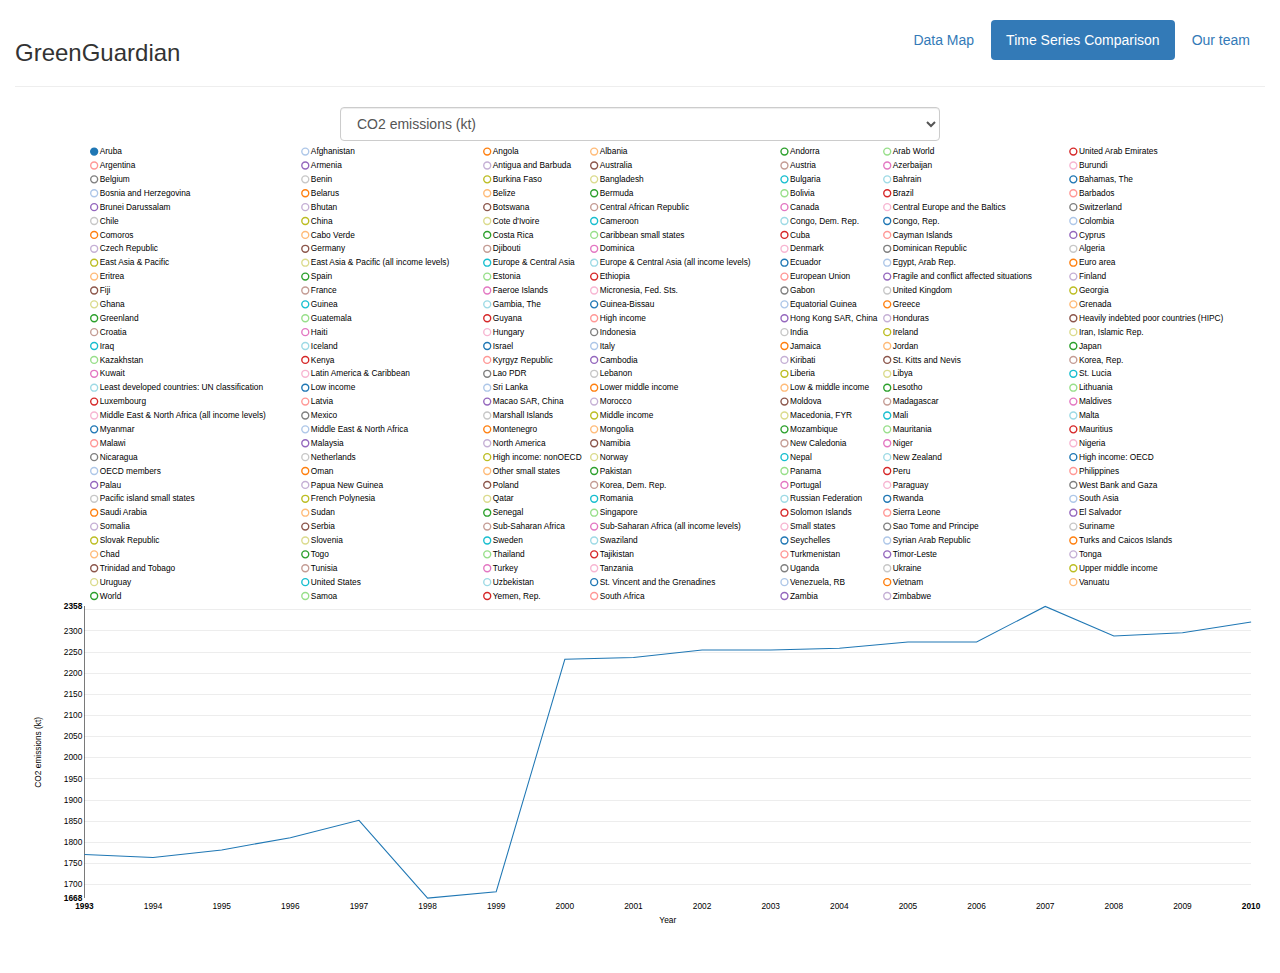
<file: line.html>
<!DOCTYPE html>
<html>
<meta charset="utf-8">

<link href="css/nv.d3.css" rel="stylesheet" type="text/css">
<link href="css/bootstrap.min.css" rel="stylesheet"/>
<link href="css/bootstrap-theme.min.css" rel="stylesheet"/>
<style>
    body {
				padding-top: 20px;
        padding-bottom: 40px;
    }
    text {
        font: 12px sans-serif;
    }

    svg {
        display: block;
    }
</style>
<body>
		<div class="container-fluid">
				<ul class="nav nav-pills pull-right">
				<li><a href="index.html">Data Map</a></li>
				<li class="active"><a href="#">Time Series Comparison</a></li>
				<li><a href="team.html">Our team</a></li>
			</ul>
			<h3>GreenGuardian</h3>
			<hr>
				<div style="margin: 0 auto;width: 600px">
						<select class="form-control" id="indicator" >
								<option value="kt">CO2 emissions (kt)</option>
								<option value="mt">CO2 emissions (metric tons per capita)</option>
								<option value="tm">Terrestrial and marine protected areas (% of total territorial area)</option>
								<option value="fa">Forest Area (% of land area)</option>
								<option value="eo">Electricity production from oil, gas and coal sources (% of total)</option>
								<option value="er">Electricity production from renewable sources, excluding hydroelectric (% of total)</option>
								<option value="nr">Total natural resources rents (% of GDP)</option>
						</select>
				</div>
    <script src="js/d3.v3.js"></script>
    <script src="js/nv.d3.js"></script>
    <script src="js/jquery-2.0.3.min.js"></script>
		<script src="js/line.js"></script>
    <div id="chart1" class='with-transitions'>
        <svg></svg>
    </div>
				</div>
</body>
</html>
</file>
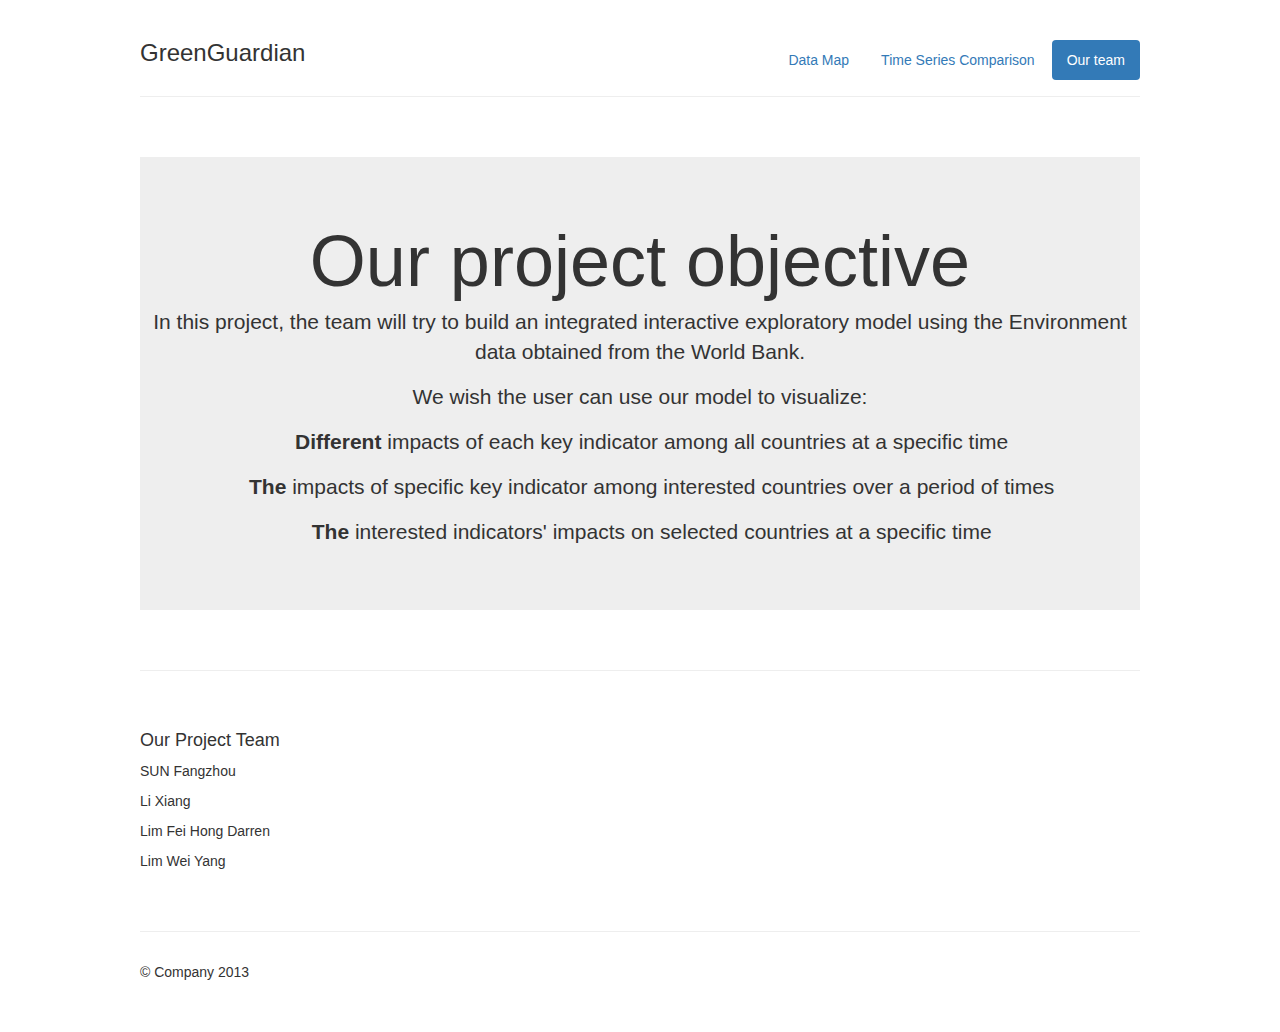
<file: team.html>
<!DOCTYPE html>
<html lang="en">
  <head>
    <meta charset="utf-8">
    <title>Template &middot; Bootstrap</title>
    <meta name="viewport" content="width=device-width, initial-scale=1.0">
    <meta name="description" content="">
    <meta name="author" content="">

    <!-- Le styles -->
    <link href="css/bootstrap.min.css" rel="stylesheet">
    <link href="css/bootstrap-theme.min.css" rel="stylesheet">
    <style type="text/css">
      body {
        padding-top: 20px;
        padding-bottom: 40px;
      }

      /* Custom container */
      .container-narrow {
        margin: 0 auto;
        max-width: 1000px;
      }
      .container-narrow > hr {
        margin: 30px 0;
      }

      /* Main marketing message and sign up button */
      .jumbotron {
        margin: 60px 0;
        text-align: center;
      }
      .jumbotron h1 {
        font-size: 72px;
        line-height: 1;
      }
      .jumbotron .btn {
        font-size: 21px;
        padding: 14px 24px;
      }

      /* Supporting marketing content */
      .marketing {
        margin: 60px 0;
      }
      .marketing p + h4 {
        margin-top: 28px;
      }
    </style>

   
  </head>

  <body>

    <div class="container-narrow">

      <div class="masthead">
        <ul class="nav nav-pills pull-right">
          <li ><a href="index.html">Data Map</a></li>
		<li><a href="line.html">Time Series Comparison</a></li>
          <li class="active"><a href="#">Our team</a></li>
        </ul>
        <h3 class="muted">GreenGuardian</h3>
      </div>

      <hr>

      <div class="jumbotron">
        <h1>Our project objective</h1>
        <p>
					In this project, the team will try to build an integrated interactive exploratory model using the Environment data obtained from the World Bank.
					</p>
								<p>We wish the user can use our model to visualize:</p>

								<p>&nbsp;&nbsp;&nbsp;&nbsp;<b>Different</b> impacts of each key indicator among all countries at a specific time</p>
								<p>&nbsp;&nbsp;&nbsp;&nbsp;<b>The</b> impacts of specific key indicator among interested countries over a period of times</p>
								<p>&nbsp;&nbsp;&nbsp;&nbsp;<b>The</b> interested indicators' impacts on selected countries at a specific time</p>

      </div>

      <hr>

      <div class="row-fluid marketing">
        <div class="span6">
          <h4>Our Project Team</h4>
            <p>SUN Fangzhou</p>
			<p>Li Xiang</p>
			<p>Lim Fei Hong Darren </p>
			<p>Lim Wei Yang</p>
          </div>
      </div>

      <hr>

      <div class="footer">
        <p>&copy; Company 2013</p>
      </div>

    </div> <!-- /container -->

  </body>
</html>
</file>
<file: css/nv.d3.css>
.nv-x .tick line { display: none; }

/********************
 * HTML CSS
 */


.chartWrap {
  margin: 0;
  padding: 0;
  overflow: hidden;
}

/********************
  Box shadow and border radius styling
*/
.nvtooltip.with-3d-shadow, .with-3d-shadow .nvtooltip {
  -moz-box-shadow: 0 5px 10px rgba(0,0,0,.2);
  -webkit-box-shadow: 0 5px 10px rgba(0,0,0,.2);
  box-shadow: 0 5px 10px rgba(0,0,0,.2);

  -webkit-border-radius: 6px;
  -moz-border-radius: 6px;
  border-radius: 6px;
}

/********************
 * TOOLTIP CSS
 */

.nvtooltip {
  position: absolute;
  background-color: rgba(255,255,255,1.0);
  padding: 1px;
  border: 1px solid rgba(0,0,0,.2);
  z-index: 10000;

  font-family: Arial;
  font-size: 13px;
  text-align: left;
  pointer-events: none;

  white-space: nowrap;

  -webkit-touch-callout: none;
  -webkit-user-select: none;
  -khtml-user-select: none;
  -moz-user-select: none;
  -ms-user-select: none;
  user-select: none;
}

/*Give tooltips that old fade in transition by
    putting a "with-transitions" class on the container div.
*/
.nvtooltip.with-transitions, .with-transitions .nvtooltip {
  transition: opacity 250ms linear;
  -moz-transition: opacity 250ms linear;
  -webkit-transition: opacity 250ms linear;

  transition-delay: 250ms;
  -moz-transition-delay: 250ms;
  -webkit-transition-delay: 250ms;
}

.nvtooltip.x-nvtooltip,
.nvtooltip.y-nvtooltip {
  padding: 8px;
}

.nvtooltip h3 {
  margin: 0;
  padding: 4px 14px;
  line-height: 18px;
  font-weight: normal;
  background-color: rgba(247,247,247,0.75);
  text-align: center;

  border-bottom: 1px solid #ebebeb;

  -webkit-border-radius: 5px 5px 0 0;
  -moz-border-radius: 5px 5px 0 0;
  border-radius: 5px 5px 0 0;
}

.nvtooltip p {
  margin: 0;
  padding: 5px 14px;
  text-align: center;
}

.nvtooltip span {
  display: inline-block;
  margin: 2px 0;
}

.nvtooltip table {
  margin: 6px;
  border-spacing:0;
}


.nvtooltip table td {
  padding: 2px 9px 2px 0;
  vertical-align: middle;
}

.nvtooltip table td.key {
  font-weight:normal;
}
.nvtooltip table td.value {
  text-align: right;
  font-weight: bold;
}

.nvtooltip table tr.highlight td {
  padding: 1px 9px 1px 0;
  border-bottom-style: solid;
  border-bottom-width: 1px;
  border-top-style: solid;
  border-top-width: 1px;
}

.nvtooltip table td.legend-color-guide div {
  width: 8px;
  height: 8px;
  vertical-align: middle;
}

.nvtooltip .footer {
  padding: 3px;
  text-align: center;
}


.nvtooltip-pending-removal {
  position: absolute;
  pointer-events: none;
}


/********************
 * SVG CSS
 */


svg {
  -webkit-touch-callout: none;
  -webkit-user-select: none;
  -khtml-user-select: none;
  -moz-user-select: none;
  -ms-user-select: none;
  user-select: none;
  /* Trying to get SVG to act like a greedy block in all browsers */
  display: block;
  width:100%;
  height:100%;
}


svg text {
  font: normal 12px Arial;
}

svg .title {
 font: bold 14px Arial;
}

.nvd3 .nv-background {
  fill: white;
  fill-opacity: 0;
  /*
  pointer-events: none;
  */
}

.nvd3.nv-noData {
  font-size: 18px;
  font-weight: bold;
}


/**********
*  Brush
*/

.nv-brush .extent {
  fill-opacity: .125;
  shape-rendering: crispEdges;
}

/**********
*  Legend
*/

.nvd3 .nv-legend .nv-series {
  cursor: pointer;
}

.nvd3 .nv-legend .disabled circle {
  fill-opacity: 0;
}



/**********
*  Axes
*/
.nvd3 .nv-axis {
  pointer-events:none;
}

.nvd3 .nv-axis path {
  fill: none;
  stroke: #000;
  stroke-opacity: .75;
  shape-rendering: crispEdges;
}

.nvd3 .nv-axis path.domain {
  stroke-opacity: .75;
}

.nvd3 .nv-axis.nv-x path.domain {
  stroke-opacity: 0;
}

.nvd3 .nv-axis line {
  fill: none;
  stroke: #e5e5e5;
  shape-rendering: crispEdges;
}

.nvd3 .nv-axis .zero line,
/*this selector may not be necessary*/ .nvd3 .nv-axis line.zero {
  stroke-opacity: .75;
}

.nvd3 .nv-axis .nv-axisMaxMin text {
  font-weight: bold;
}

.nvd3 .x  .nv-axis .nv-axisMaxMin text,
.nvd3 .x2 .nv-axis .nv-axisMaxMin text,
.nvd3 .x3 .nv-axis .nv-axisMaxMin text {
  text-anchor: middle
}



/**********
*  Brush
*/

.nv-brush .resize path {
  fill: #eee;
  stroke: #666;
}



/**********
*  Bars
*/

.nvd3 .nv-bars .negative rect {
    zfill: brown;
}

.nvd3 .nv-bars rect {
  zfill: steelblue;
  fill-opacity: .75;

  transition: fill-opacity 250ms linear;
  -moz-transition: fill-opacity 250ms linear;
  -webkit-transition: fill-opacity 250ms linear;
}

.nvd3 .nv-bars rect.hover {
  fill-opacity: 1;
}

.nvd3 .nv-bars .hover rect {
  fill: lightblue;
}

.nvd3 .nv-bars text {
  fill: rgba(0,0,0,0);
}

.nvd3 .nv-bars .hover text {
  fill: rgba(0,0,0,1);
}


/**********
*  Bars
*/

.nvd3 .nv-multibar .nv-groups rect,
.nvd3 .nv-multibarHorizontal .nv-groups rect,
.nvd3 .nv-discretebar .nv-groups rect {
  stroke-opacity: 0;

  transition: fill-opacity 250ms linear;
  -moz-transition: fill-opacity 250ms linear;
  -webkit-transition: fill-opacity 250ms linear;
}

.nvd3 .nv-multibar .nv-groups rect:hover,
.nvd3 .nv-multibarHorizontal .nv-groups rect:hover,
.nvd3 .nv-discretebar .nv-groups rect:hover {
  fill-opacity: 1;
}

.nvd3 .nv-discretebar .nv-groups text,
.nvd3 .nv-multibarHorizontal .nv-groups text {
  font-weight: bold;
  fill: rgba(0,0,0,1);
  stroke: rgba(0,0,0,0);
}

/***********
*  Pie Chart
*/

.nvd3.nv-pie path {
  stroke-opacity: 0;
  transition: fill-opacity 250ms linear, stroke-width 250ms linear, stroke-opacity 250ms linear;
  -moz-transition: fill-opacity 250ms linear, stroke-width 250ms linear, stroke-opacity 250ms linear;
  -webkit-transition: fill-opacity 250ms linear, stroke-width 250ms linear, stroke-opacity 250ms linear;

}

.nvd3.nv-pie .nv-slice text {
  stroke: #000;
  stroke-width: 0;
}

.nvd3.nv-pie path {
  stroke: #fff;
  stroke-width: 1px;
  stroke-opacity: 1;
}

.nvd3.nv-pie .hover path {
  fill-opacity: .7;
}
.nvd3.nv-pie .nv-label {
  pointer-events: none;
}
.nvd3.nv-pie .nv-label rect {
  fill-opacity: 0;
  stroke-opacity: 0;
}

/**********
* Lines
*/

.nvd3 .nv-groups path.nv-line {
  fill: none;
  stroke-width: 1.5px;
  /*
  stroke-linecap: round;
  shape-rendering: geometricPrecision;

  transition: stroke-width 250ms linear;
  -moz-transition: stroke-width 250ms linear;
  -webkit-transition: stroke-width 250ms linear;

  transition-delay: 250ms
  -moz-transition-delay: 250ms;
  -webkit-transition-delay: 250ms;
  */
}

.nvd3 .nv-groups path.nv-line.nv-thin-line {
  stroke-width: 1px;
}


.nvd3 .nv-groups path.nv-area {
  stroke: none;
  /*
  stroke-linecap: round;
  shape-rendering: geometricPrecision;

  stroke-width: 2.5px;
  transition: stroke-width 250ms linear;
  -moz-transition: stroke-width 250ms linear;
  -webkit-transition: stroke-width 250ms linear;

  transition-delay: 250ms
  -moz-transition-delay: 250ms;
  -webkit-transition-delay: 250ms;
  */
}

.nvd3 .nv-line.hover path {
  stroke-width: 6px;
}

/*
.nvd3.scatter .groups .point {
  fill-opacity: 0.1;
  stroke-opacity: 0.1;
}
  */

.nvd3.nv-line .nvd3.nv-scatter .nv-groups .nv-point {
  fill-opacity: 0;
  stroke-opacity: 0;
}

.nvd3.nv-scatter.nv-single-point .nv-groups .nv-point {
  fill-opacity: .5 !important;
  stroke-opacity: .5 !important;
}


.with-transitions .nvd3 .nv-groups .nv-point {
  transition: stroke-width 250ms linear, stroke-opacity 250ms linear;
  -moz-transition: stroke-width 250ms linear, stroke-opacity 250ms linear;
  -webkit-transition: stroke-width 250ms linear, stroke-opacity 250ms linear;

}

.nvd3.nv-scatter .nv-groups .nv-point.hover,
.nvd3 .nv-groups .nv-point.hover {
  stroke-width: 7px;
  fill-opacity: .95 !important;
  stroke-opacity: .95 !important;
}


.nvd3 .nv-point-paths path {
  stroke: #aaa;
  stroke-opacity: 0;
  fill: #eee;
  fill-opacity: 0;
}



.nvd3 .nv-indexLine {
  cursor: ew-resize;
}


/**********
* Distribution
*/

.nvd3 .nv-distribution {
  pointer-events: none;
}



/**********
*  Scatter
*/

/* **Attempting to remove this for useVoronoi(false), need to see if it's required anywhere
.nvd3 .nv-groups .nv-point {
  pointer-events: none;
}
*/

.nvd3 .nv-groups .nv-point.hover {
  stroke-width: 20px;
  stroke-opacity: .5;
}

.nvd3 .nv-scatter .nv-point.hover {
  fill-opacity: 1;
}

/*
.nv-group.hover .nv-point {
  fill-opacity: 1;
}
*/


/**********
*  Stacked Area
*/

.nvd3.nv-stackedarea path.nv-area {
  fill-opacity: .7;
  /*
  stroke-opacity: .65;
  fill-opacity: 1;
  */
  stroke-opacity: 0;

  transition: fill-opacity 250ms linear, stroke-opacity 250ms linear;
  -moz-transition: fill-opacity 250ms linear, stroke-opacity 250ms linear;
  -webkit-transition: fill-opacity 250ms linear, stroke-opacity 250ms linear;

  /*
  transition-delay: 500ms;
  -moz-transition-delay: 500ms;
  -webkit-transition-delay: 500ms;
  */

}

.nvd3.nv-stackedarea path.nv-area.hover {
  fill-opacity: .9;
  /*
  stroke-opacity: .85;
  */
}
/*
.d3stackedarea .groups path {
  stroke-opacity: 0;
}
  */



.nvd3.nv-stackedarea .nv-groups .nv-point {
  stroke-opacity: 0;
  fill-opacity: 0;
}

/*
.nvd3.nv-stackedarea .nv-groups .nv-point.hover {
  stroke-width: 20px;
  stroke-opacity: .75;
  fill-opacity: 1;
}*/



/**********
*  Line Plus Bar
*/

.nvd3.nv-linePlusBar .nv-bar rect {
  fill-opacity: .75;
}

.nvd3.nv-linePlusBar .nv-bar rect:hover {
  fill-opacity: 1;
}


/**********
*  Bullet
*/

.nvd3.nv-bullet { font: 10px sans-serif; }
.nvd3.nv-bullet .nv-measure { fill-opacity: .8; }
.nvd3.nv-bullet .nv-measure:hover { fill-opacity: 1; }
.nvd3.nv-bullet .nv-marker { stroke: #000; stroke-width: 2px; }
.nvd3.nv-bullet .nv-markerTriangle { stroke: #000; fill: #fff; stroke-width: 1.5px; }
.nvd3.nv-bullet .nv-tick line { stroke: #666; stroke-width: .5px; }
.nvd3.nv-bullet .nv-range.nv-s0 { fill: #eee; }
.nvd3.nv-bullet .nv-range.nv-s1 { fill: #ddd; }
.nvd3.nv-bullet .nv-range.nv-s2 { fill: #ccc; }
.nvd3.nv-bullet .nv-title { font-size: 14px; font-weight: bold; }
.nvd3.nv-bullet .nv-subtitle { fill: #999; }


.nvd3.nv-bullet .nv-range {
  fill: #bababa;
  fill-opacity: .4;
}
.nvd3.nv-bullet .nv-range:hover {
  fill-opacity: .7;
}



/**********
* Sparkline
*/

.nvd3.nv-sparkline path {
  fill: none;
}

.nvd3.nv-sparklineplus g.nv-hoverValue {
  pointer-events: none;
}

.nvd3.nv-sparklineplus .nv-hoverValue line {
  stroke: #333;
  stroke-width: 1.5px;
 }

.nvd3.nv-sparklineplus,
.nvd3.nv-sparklineplus g {
  pointer-events: all;
}

.nvd3 .nv-hoverArea {
  fill-opacity: 0;
  stroke-opacity: 0;
}

.nvd3.nv-sparklineplus .nv-xValue,
.nvd3.nv-sparklineplus .nv-yValue {
  /*
  stroke: #666;
  */
  stroke-width: 0;
  font-size: .9em;
  font-weight: normal;
}

.nvd3.nv-sparklineplus .nv-yValue {
  stroke: #f66;
}

.nvd3.nv-sparklineplus .nv-maxValue {
  stroke: #2ca02c;
  fill: #2ca02c;
}

.nvd3.nv-sparklineplus .nv-minValue {
  stroke: #d62728;
  fill: #d62728;
}

.nvd3.nv-sparklineplus .nv-currentValue {
  /*
  stroke: #444;
  fill: #000;
  */
  font-weight: bold;
  font-size: 1.1em;
}

/**********
* historical stock
*/

.nvd3.nv-ohlcBar .nv-ticks .nv-tick {
  stroke-width: 2px;
}

.nvd3.nv-ohlcBar .nv-ticks .nv-tick.hover {
  stroke-width: 4px;
}

.nvd3.nv-ohlcBar .nv-ticks .nv-tick.positive {
 stroke: #2ca02c;
}

.nvd3.nv-ohlcBar .nv-ticks .nv-tick.negative {
 stroke: #d62728;
}

.nvd3.nv-historicalStockChart .nv-axis .nv-axislabel {
  font-weight: bold;
}

.nvd3.nv-historicalStockChart .nv-dragTarget {
  fill-opacity: 0;
  stroke: none;
  cursor: move;
}

.nvd3 .nv-brush .extent {
  /*
  cursor: ew-resize !important;
  */
  fill-opacity: 0 !important;
}

.nvd3 .nv-brushBackground rect {
  stroke: #000;
  stroke-width: .4;
  fill: #fff;
  fill-opacity: .7;
}



/**********
* Indented Tree
*/


/**
 * TODO: the following 3 selectors are based on classes used in the example.  I should either make them standard and leave them here, or move to a CSS file not included in the library
 */
.nvd3.nv-indentedtree .name {
  margin-left: 5px;
}

.nvd3.nv-indentedtree .clickable {
  color: #08C;
  cursor: pointer;
}

.nvd3.nv-indentedtree span.clickable:hover {
  color: #005580;
  text-decoration: underline;
}


.nvd3.nv-indentedtree .nv-childrenCount {
  display: inline-block;
  margin-left: 5px;
}

.nvd3.nv-indentedtree .nv-treeicon {
  cursor: pointer;
  /*
  cursor: n-resize;
  */
}

.nvd3.nv-indentedtree .nv-treeicon.nv-folded {
  cursor: pointer;
  /*
  cursor: s-resize;
  */
}

/**********
* Parallel Coordinates
*/

.nvd3 .background path {
  fill: none;
  stroke: #ccc;
  stroke-opacity: .4;
  shape-rendering: crispEdges;
}

.nvd3 .foreground path {
  fill: none;
  stroke: steelblue;
  stroke-opacity: .7;
}

.nvd3 .brush .extent {
  fill-opacity: .3;
  stroke: #fff;
  shape-rendering: crispEdges;
}

.nvd3 .axis line, .axis path {
  fill: none;
  stroke: #000;
  shape-rendering: crispEdges;
}

.nvd3 .axis text {
  text-shadow: 0 1px 0 #fff;
}

/****
Interactive Layer
*/
.nvd3 .nv-interactiveGuideLine {
  pointer-events:none;
}
.nvd3 line.nv-guideline {
  stroke: #ccc;
}
</file>
